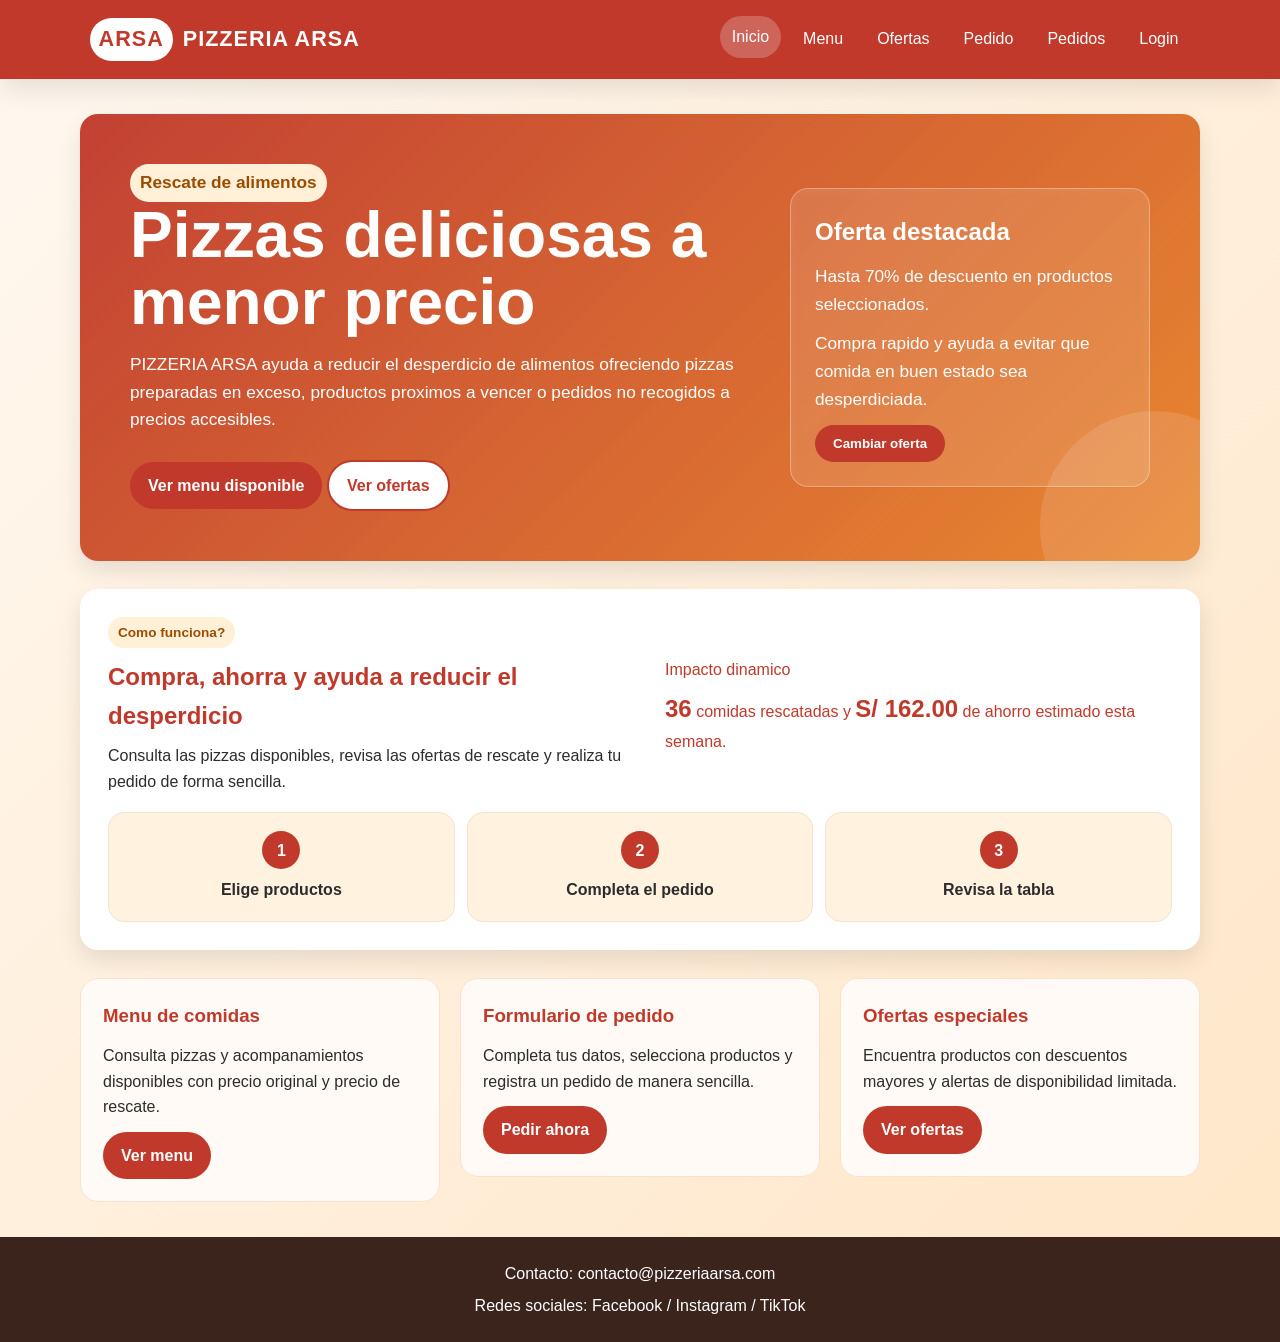
<file: index.html>
<!DOCTYPE html>
<html lang="es">
<head>
    <meta charset="UTF-8">
    <meta name="viewport" content="width=device-width, initial-scale=1.0">
    <title>PIZZERIA ARSA - Inicio</title>
    <link rel="stylesheet" href="styles.css">
</head>
<body>
    <div class="page-grid">
        <header class="header">
            <a class="logo" href="index.html"><span>ARSA</span> PIZZERIA ARSA</a>
            <nav class="nav">
                <a class="activo" href="index.html">Inicio</a>
                <a href="menu.html">Menu</a>
                <a href="ofertas.html">Ofertas</a>
                <a href="form_pedido.html">Pedido</a>
                <a href="pedidos.html">Pedidos</a>
                <a href="login.html">Login</a>
            </nav>
        </header>

        <main class="main">
            <section class="hero">
                <div>
                    <p class="etiqueta">Rescate de alimentos</p>
                    <p id="saludoUsuario" class="mensaje" hidden></p>
                    <h1>Pizzas deliciosas a menor precio</h1>
                    <p>PIZZERIA ARSA ayuda a reducir el desperdicio de alimentos ofreciendo pizzas preparadas en exceso, productos proximos a vencer o pedidos no recogidos a precios accesibles.</p>
                    <br>
                    <a class="boton" href="menu.html">Ver menu disponible</a>
                    <a class="boton boton-secundario" href="ofertas.html">Ver ofertas</a>
                </div>
                <div class="hero-card urgente">
                    <h2 id="ofertaDestacada">Oferta destacada</h2>
                    <p>Hasta 70% de descuento en productos seleccionados.</p>
                    <p>Compra rapido y ayuda a evitar que comida en buen estado sea desperdiciada.</p>
                    <button type="button" onclick="cambiarOfertaInicio()">Cambiar oferta</button>
                </div>
            </section>

            <section class="seccion seccion-resumen">
                <div>
                    <p class="etiqueta">Como funciona?</p>
                    <h2>Compra, ahorra y ayuda a reducir el desperdicio</h2>
                    <p>Consulta las pizzas disponibles, revisa las ofertas de rescate y realiza tu pedido de forma sencilla.</p>
                </div>
                <div class="mini-panel">
                    <span>Impacto dinamico</span>
                    <p id="impactoInicio">Calculando comidas rescatadas...</p>
                </div>
                <div class="pasos">
                    <article>
                        <strong>1</strong>
                        <span>Elige productos</span>
                    </article>
                    <article>
                        <strong>2</strong>
                        <span>Completa el pedido</span>
                    </article>
                    <article>
                        <strong>3</strong>
                        <span>Revisa la tabla</span>
                    </article>
                </div>
            </section>

            <section class="grid-tres">
                <article class="tarjeta">
                    <h3>Menu de comidas</h3>
                    <p>Consulta pizzas y acompanamientos disponibles con precio original y precio de rescate.</p>
                    <a class="boton" href="menu.html">Ver menu</a>
                </article>
                <article class="tarjeta">
                    <h3>Formulario de pedido</h3>
                    <p>Completa tus datos, selecciona productos y registra un pedido de manera sencilla.</p>
                    <a class="boton" href="form_pedido.html">Pedir ahora</a>
                </article>
                <article class="tarjeta">
                    <h3>Ofertas especiales</h3>
                    <p>Encuentra productos con descuentos mayores y alertas de disponibilidad limitada.</p>
                    <a class="boton" href="ofertas.html">Ver ofertas</a>
                </article>
            </section>
        </main>

        <footer class="footer">
            <p>Contacto: contacto@pizzeriaarsa.com</p>
            <p>Redes sociales: Facebook / Instagram / TikTok</p>
        </footer>
    </div>
    <script src="script.js"></script>
</body>
</html>
</file>
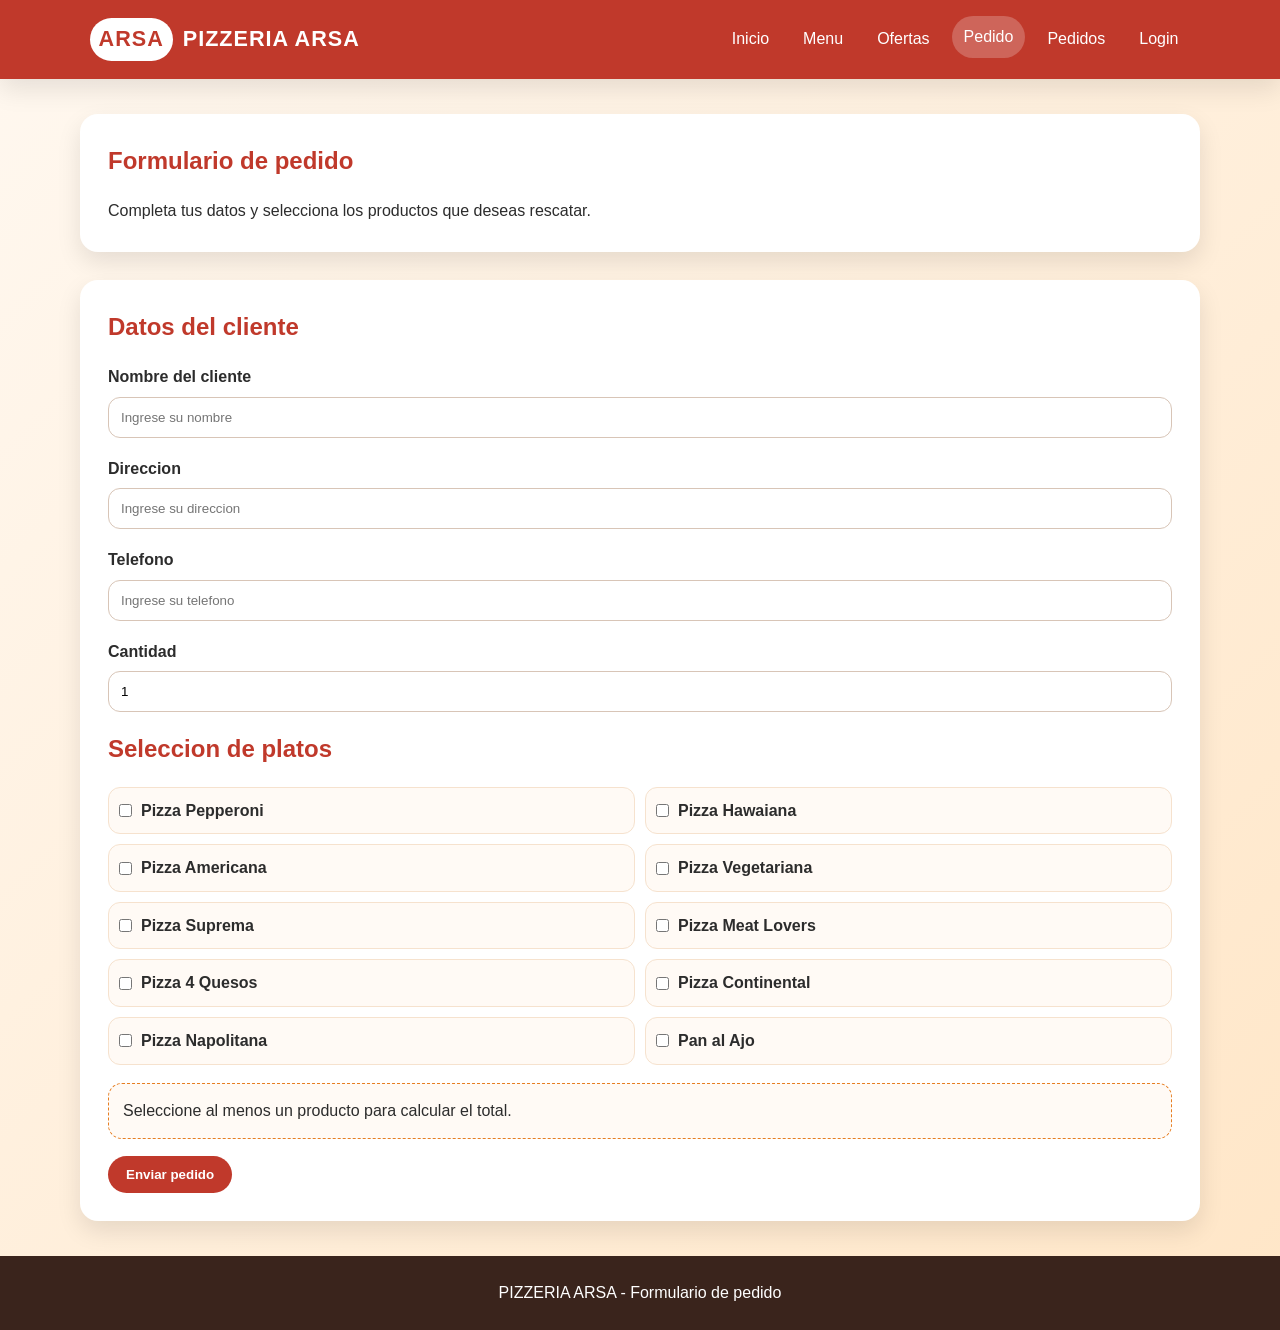
<file: form_pedido.html>
<!DOCTYPE html>
<html lang="es">
<head>
    <meta charset="UTF-8">
    <meta name="viewport" content="width=device-width, initial-scale=1.0">
    <title>PIZZERIA ARSA - Formulario de pedido</title>
    <link rel="stylesheet" href="styles.css">
</head>
<body>
    <div class="page-grid">
        <header class="header">
            <a class="logo" href="index.html"><span>ARSA</span> PIZZERIA ARSA</a>
            <nav class="nav">
                <a href="index.html">Inicio</a>
                <a href="menu.html">Menu</a>
                <a href="ofertas.html">Ofertas</a>
                <a class="activo" href="form_pedido.html">Pedido</a>
                <a href="pedidos.html">Pedidos</a>
                <a href="login.html">Login</a>
            </nav>
        </header>

        <main class="main">
            <section class="seccion">
                <h1>Formulario de pedido</h1>
                <p>Completa tus datos y selecciona los productos que deseas rescatar.</p>
            </section>

            <section>
                <form class="seccion formulario" action="pedidos.html" method="get" onsubmit="return enviarPedido(event)">
                    <h2>Datos del cliente</h2>
                    <div class="campo">
                        <label for="cliente">Nombre del cliente</label>
                        <input type="text" id="cliente" name="cliente" placeholder="Ingrese su nombre" required>
                    </div>
                    <div class="campo">
                        <label for="direccion">Direccion</label>
                        <input type="text" id="direccion" name="direccion" placeholder="Ingrese su direccion" required>
                    </div>
                    <div class="campo">
                        <label for="telefono">Telefono</label>
                        <input type="tel" id="telefono" name="telefono" placeholder="Ingrese su telefono" required>
                    </div>
                    <div class="campo">
                        <label for="cantidad">Cantidad</label>
                        <input type="number" id="cantidad" name="cantidad" min="1" value="1" onchange="actualizarResumenPedido()" required>
                    </div>

                    <h2>Seleccion de platos</h2>
                    <div class="check-grid">
                        <label class="check-item"><input type="checkbox" name="producto" value="Pizza Pepperoni" onchange="actualizarResumenPedido()"> Pizza Pepperoni</label>
                        <label class="check-item"><input type="checkbox" name="producto" value="Pizza Hawaiana" onchange="actualizarResumenPedido()"> Pizza Hawaiana</label>
                        <label class="check-item"><input type="checkbox" name="producto" value="Pizza Americana" onchange="actualizarResumenPedido()"> Pizza Americana</label>
                        <label class="check-item"><input type="checkbox" name="producto" value="Pizza Vegetariana" onchange="actualizarResumenPedido()"> Pizza Vegetariana</label>
                        <label class="check-item"><input type="checkbox" name="producto" value="Pizza Suprema" onchange="actualizarResumenPedido()"> Pizza Suprema</label>
                        <label class="check-item"><input type="checkbox" name="producto" value="Pizza Meat Lovers" onchange="actualizarResumenPedido()"> Pizza Meat Lovers</label>
                        <label class="check-item"><input type="checkbox" name="producto" value="Pizza 4 Quesos" onchange="actualizarResumenPedido()"> Pizza 4 Quesos</label>
                        <label class="check-item"><input type="checkbox" name="producto" value="Pizza Continental" onchange="actualizarResumenPedido()"> Pizza Continental</label>
                        <label class="check-item"><input type="checkbox" name="producto" value="Pizza Napolitana" onchange="actualizarResumenPedido()"> Pizza Napolitana</label>
                        <label class="check-item"><input type="checkbox" name="producto" value="Pan al Ajo" onchange="actualizarResumenPedido()"> Pan al Ajo</label>
                    </div>
                    <div id="resumenPedido" class="resumen-dinamico">Seleccione al menos un producto para calcular el total.</div>
                    <p id="pedidoMensaje" class="mensaje" hidden></p>
                    <button type="submit" onclick="actualizarResumenPedido()">Enviar pedido</button>
                </form>
            </section>
        </main>

        <footer class="footer"><p>PIZZERIA ARSA - Formulario de pedido</p></footer>
    </div>
    <script src="script.js"></script>
</body>
</html>
</file>
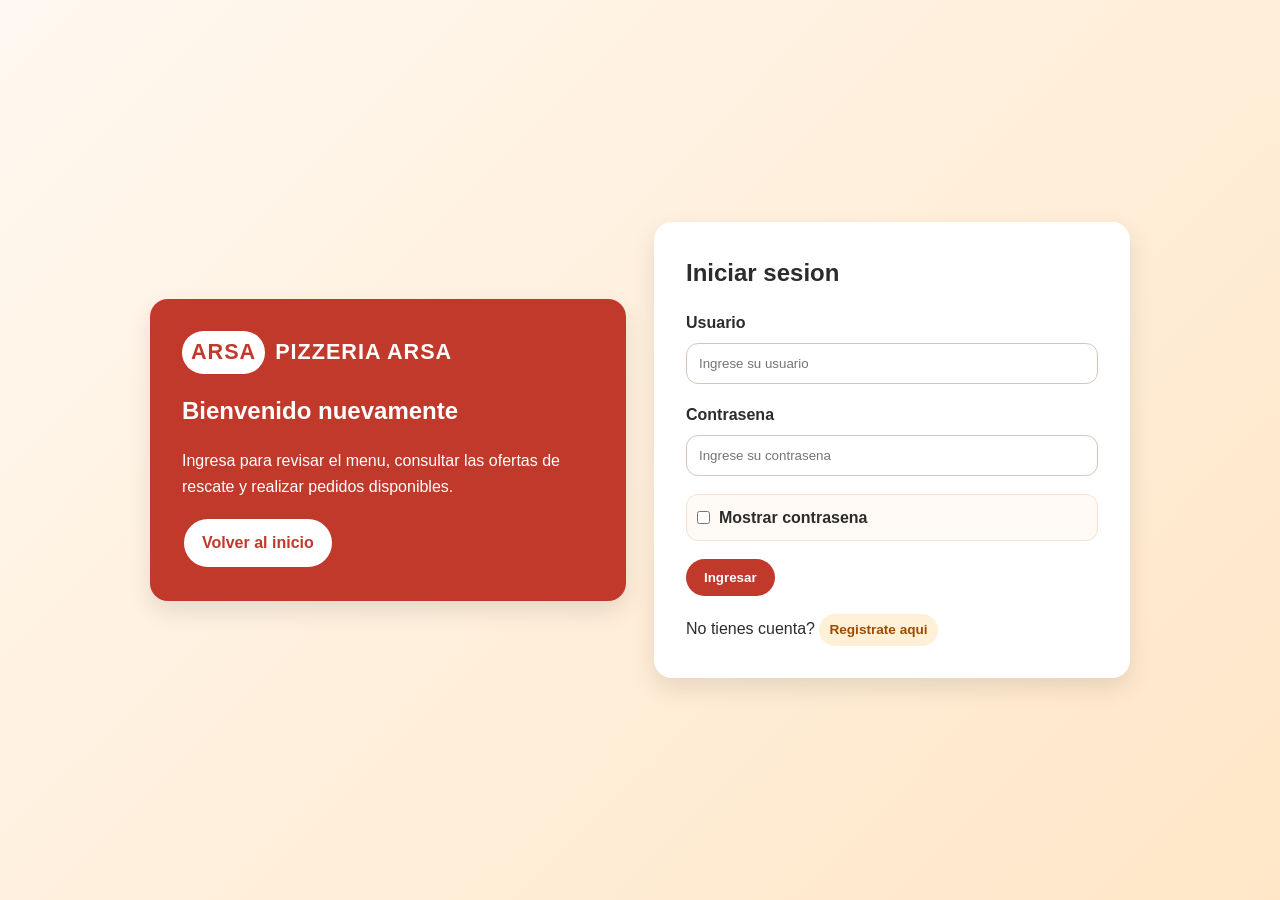
<file: login.html>
<!DOCTYPE html>
<html lang="es">
<head>
    <meta charset="UTF-8">
    <meta name="viewport" content="width=device-width, initial-scale=1.0">
    <title>PIZZERIA ARSA - Iniciar sesion</title>
    <link rel="stylesheet" href="styles.css">
</head>
<body>
    <main class="auth-layout">
        <section class="auth-info">
            <a class="logo" href="index.html"><span>ARSA</span> PIZZERIA ARSA</a>
            <h1>Bienvenido nuevamente</h1>
            <p>Ingresa para revisar el menu, consultar las ofertas de rescate y realizar pedidos disponibles.</p>
            <a class="boton boton-secundario" href="index.html">Volver al inicio</a>
        </section>

        <section class="auth-card">
            <h2>Iniciar sesion</h2>
            <form class="formulario" action="index.html" onsubmit="return validarLogin(event)">
                <div class="campo">
                    <label for="usuario">Usuario</label>
                    <input type="text" id="usuario" name="usuario" placeholder="Ingrese su usuario" required>
                </div>
                <div class="campo">
                    <label for="password">Contrasena</label>
                    <input type="password" id="password" name="password" placeholder="Ingrese su contrasena" required>
                </div>
                <label class="check-item">
                    <input type="checkbox" id="verPasswordLogin" onchange="mostrarOcultarPassword('password', 'verPasswordLogin')">
                    Mostrar contrasena
                </label>
                <p id="loginMensaje" class="mensaje" hidden></p>
                <button type="submit" onclick="marcarIntentoLogin()">Ingresar</button>
            </form>
            <p>No tienes cuenta? <a class="etiqueta" href="registrar.html">Registrate aqui</a></p>
        </section>
    </main>
    <script src="script.js"></script>
</body>
</html>
</file>
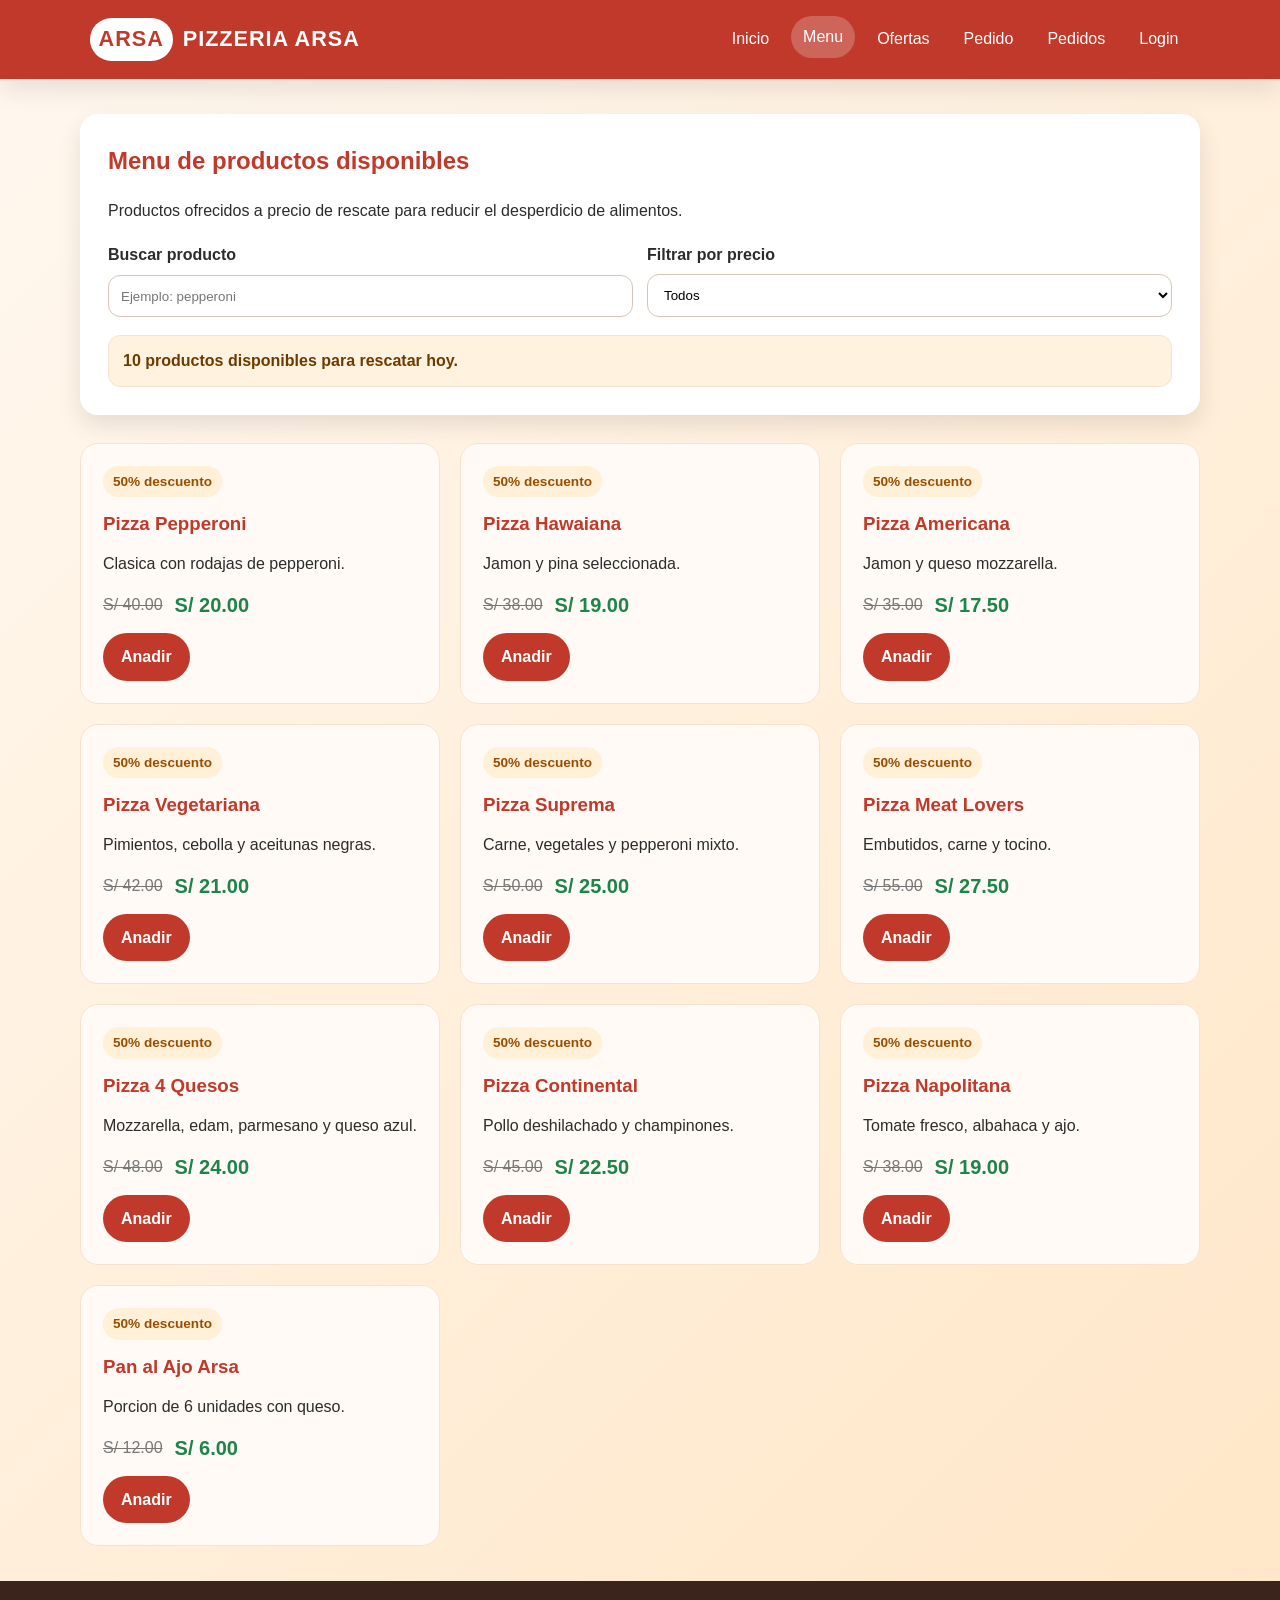
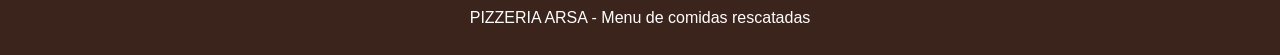
<file: menu.html>
<!DOCTYPE html>
<html lang="es">
<head>
    <meta charset="UTF-8">
    <meta name="viewport" content="width=device-width, initial-scale=1.0">
    <title>PIZZERIA ARSA - Menu</title>
    <link rel="stylesheet" href="styles.css">
</head>
<body>
    <div class="page-grid">
        <header class="header">
            <a class="logo" href="index.html"><span>ARSA</span> PIZZERIA ARSA</a>
            <nav class="nav">
                <a href="index.html">Inicio</a>
                <a class="activo" href="menu.html">Menu</a>
                <a href="ofertas.html">Ofertas</a>
                <a href="form_pedido.html">Pedido</a>
                <a href="pedidos.html">Pedidos</a>
                <a href="login.html">Login</a>
            </nav>
        </header>

        <main class="main">
            <section class="seccion">
                <h1>Menu de productos disponibles</h1>
                <p>Productos ofrecidos a precio de rescate para reducir el desperdicio de alimentos.</p>
                <div class="controles">
                    <div class="campo">
                        <label for="buscarMenu">Buscar producto</label>
                        <input type="text" id="buscarMenu" placeholder="Ejemplo: pepperoni" oninput="filtrarMenu()" onkeyup="filtrarMenu()">
                    </div>
                    <div class="campo">
                        <label for="filtroMenu">Filtrar por precio</label>
                        <select id="filtroMenu" onchange="filtrarMenu()">
                            <option value="todos">Todos</option>
                            <option value="menor20">Menos de S/ 20.00</option>
                            <option value="mayor20">S/ 20.00 o mas</option>
                        </select>
                    </div>
                </div>
                <p id="menuMensaje" class="mensaje" hidden></p>
            </section>

            <section class="grid-tres">
                <article class="tarjeta menu-card" data-nombre="Pizza Pepperoni" data-precio="20">
                    <span class="etiqueta">50% descuento</span>
                    <h3>Pizza Pepperoni</h3>
                    <p>Clasica con rodajas de pepperoni.</p>
                    <div class="precio"><span class="precio-original">S/ 40.00</span><span class="precio-descuento">S/ 20.00</span></div>
                    <a class="boton" href="form_pedido.html?producto=Pizza%20Pepperoni" onclick="seleccionarProducto('Pizza Pepperoni')">Anadir</a>
                </article>
                <article class="tarjeta menu-card" data-nombre="Pizza Hawaiana" data-precio="19">
                    <span class="etiqueta">50% descuento</span>
                    <h3>Pizza Hawaiana</h3>
                    <p>Jamon y pina seleccionada.</p>
                    <div class="precio"><span class="precio-original">S/ 38.00</span><span class="precio-descuento">S/ 19.00</span></div>
                    <a class="boton" href="form_pedido.html?producto=Pizza%20Hawaiana" onclick="seleccionarProducto('Pizza Hawaiana')">Anadir</a>
                </article>
                <article class="tarjeta menu-card" data-nombre="Pizza Americana" data-precio="17.5">
                    <span class="etiqueta">50% descuento</span>
                    <h3>Pizza Americana</h3>
                    <p>Jamon y queso mozzarella.</p>
                    <div class="precio"><span class="precio-original">S/ 35.00</span><span class="precio-descuento">S/ 17.50</span></div>
                    <a class="boton" href="form_pedido.html?producto=Pizza%20Americana" onclick="seleccionarProducto('Pizza Americana')">Anadir</a>
                </article>
                <article class="tarjeta menu-card" data-nombre="Pizza Vegetariana" data-precio="21">
                    <span class="etiqueta">50% descuento</span>
                    <h3>Pizza Vegetariana</h3>
                    <p>Pimientos, cebolla y aceitunas negras.</p>
                    <div class="precio"><span class="precio-original">S/ 42.00</span><span class="precio-descuento">S/ 21.00</span></div>
                    <a class="boton" href="form_pedido.html?producto=Pizza%20Vegetariana" onclick="seleccionarProducto('Pizza Vegetariana')">Anadir</a>
                </article>
                <article class="tarjeta menu-card" data-nombre="Pizza Suprema" data-precio="25">
                    <span class="etiqueta">50% descuento</span>
                    <h3>Pizza Suprema</h3>
                    <p>Carne, vegetales y pepperoni mixto.</p>
                    <div class="precio"><span class="precio-original">S/ 50.00</span><span class="precio-descuento">S/ 25.00</span></div>
                    <a class="boton" href="form_pedido.html?producto=Pizza%20Suprema" onclick="seleccionarProducto('Pizza Suprema')">Anadir</a>
                </article>
                <article class="tarjeta menu-card" data-nombre="Pizza Meat Lovers" data-precio="27.5">
                    <span class="etiqueta">50% descuento</span>
                    <h3>Pizza Meat Lovers</h3>
                    <p>Embutidos, carne y tocino.</p>
                    <div class="precio"><span class="precio-original">S/ 55.00</span><span class="precio-descuento">S/ 27.50</span></div>
                    <a class="boton" href="form_pedido.html?producto=Pizza%20Meat%20Lovers" onclick="seleccionarProducto('Pizza Meat Lovers')">Anadir</a>
                </article>
                <article class="tarjeta menu-card" data-nombre="Pizza 4 Quesos" data-precio="24">
                    <span class="etiqueta">50% descuento</span>
                    <h3>Pizza 4 Quesos</h3>
                    <p>Mozzarella, edam, parmesano y queso azul.</p>
                    <div class="precio"><span class="precio-original">S/ 48.00</span><span class="precio-descuento">S/ 24.00</span></div>
                    <a class="boton" href="form_pedido.html?producto=Pizza%204%20Quesos" onclick="seleccionarProducto('Pizza 4 Quesos')">Anadir</a>
                </article>
                <article class="tarjeta menu-card" data-nombre="Pizza Continental" data-precio="22.5">
                    <span class="etiqueta">50% descuento</span>
                    <h3>Pizza Continental</h3>
                    <p>Pollo deshilachado y champinones.</p>
                    <div class="precio"><span class="precio-original">S/ 45.00</span><span class="precio-descuento">S/ 22.50</span></div>
                    <a class="boton" href="form_pedido.html?producto=Pizza%20Continental" onclick="seleccionarProducto('Pizza Continental')">Anadir</a>
                </article>
                <article class="tarjeta menu-card" data-nombre="Pizza Napolitana" data-precio="19">
                    <span class="etiqueta">50% descuento</span>
                    <h3>Pizza Napolitana</h3>
                    <p>Tomate fresco, albahaca y ajo.</p>
                    <div class="precio"><span class="precio-original">S/ 38.00</span><span class="precio-descuento">S/ 19.00</span></div>
                    <a class="boton" href="form_pedido.html?producto=Pizza%20Napolitana" onclick="seleccionarProducto('Pizza Napolitana')">Anadir</a>
                </article>
                <article class="tarjeta menu-card" data-nombre="Pan al Ajo" data-precio="6">
                    <span class="etiqueta">50% descuento</span>
                    <h3>Pan al Ajo Arsa</h3>
                    <p>Porcion de 6 unidades con queso.</p>
                    <div class="precio"><span class="precio-original">S/ 12.00</span><span class="precio-descuento">S/ 6.00</span></div>
                    <a class="boton" href="form_pedido.html?producto=Pan%20al%20Ajo" onclick="seleccionarProducto('Pan al Ajo')">Anadir</a>
                </article>
            </section>
        </main>

        <footer class="footer"><p>PIZZERIA ARSA - Menu de comidas rescatadas</p></footer>
    </div>
    <script src="script.js"></script>
</body>
</html>
</file>
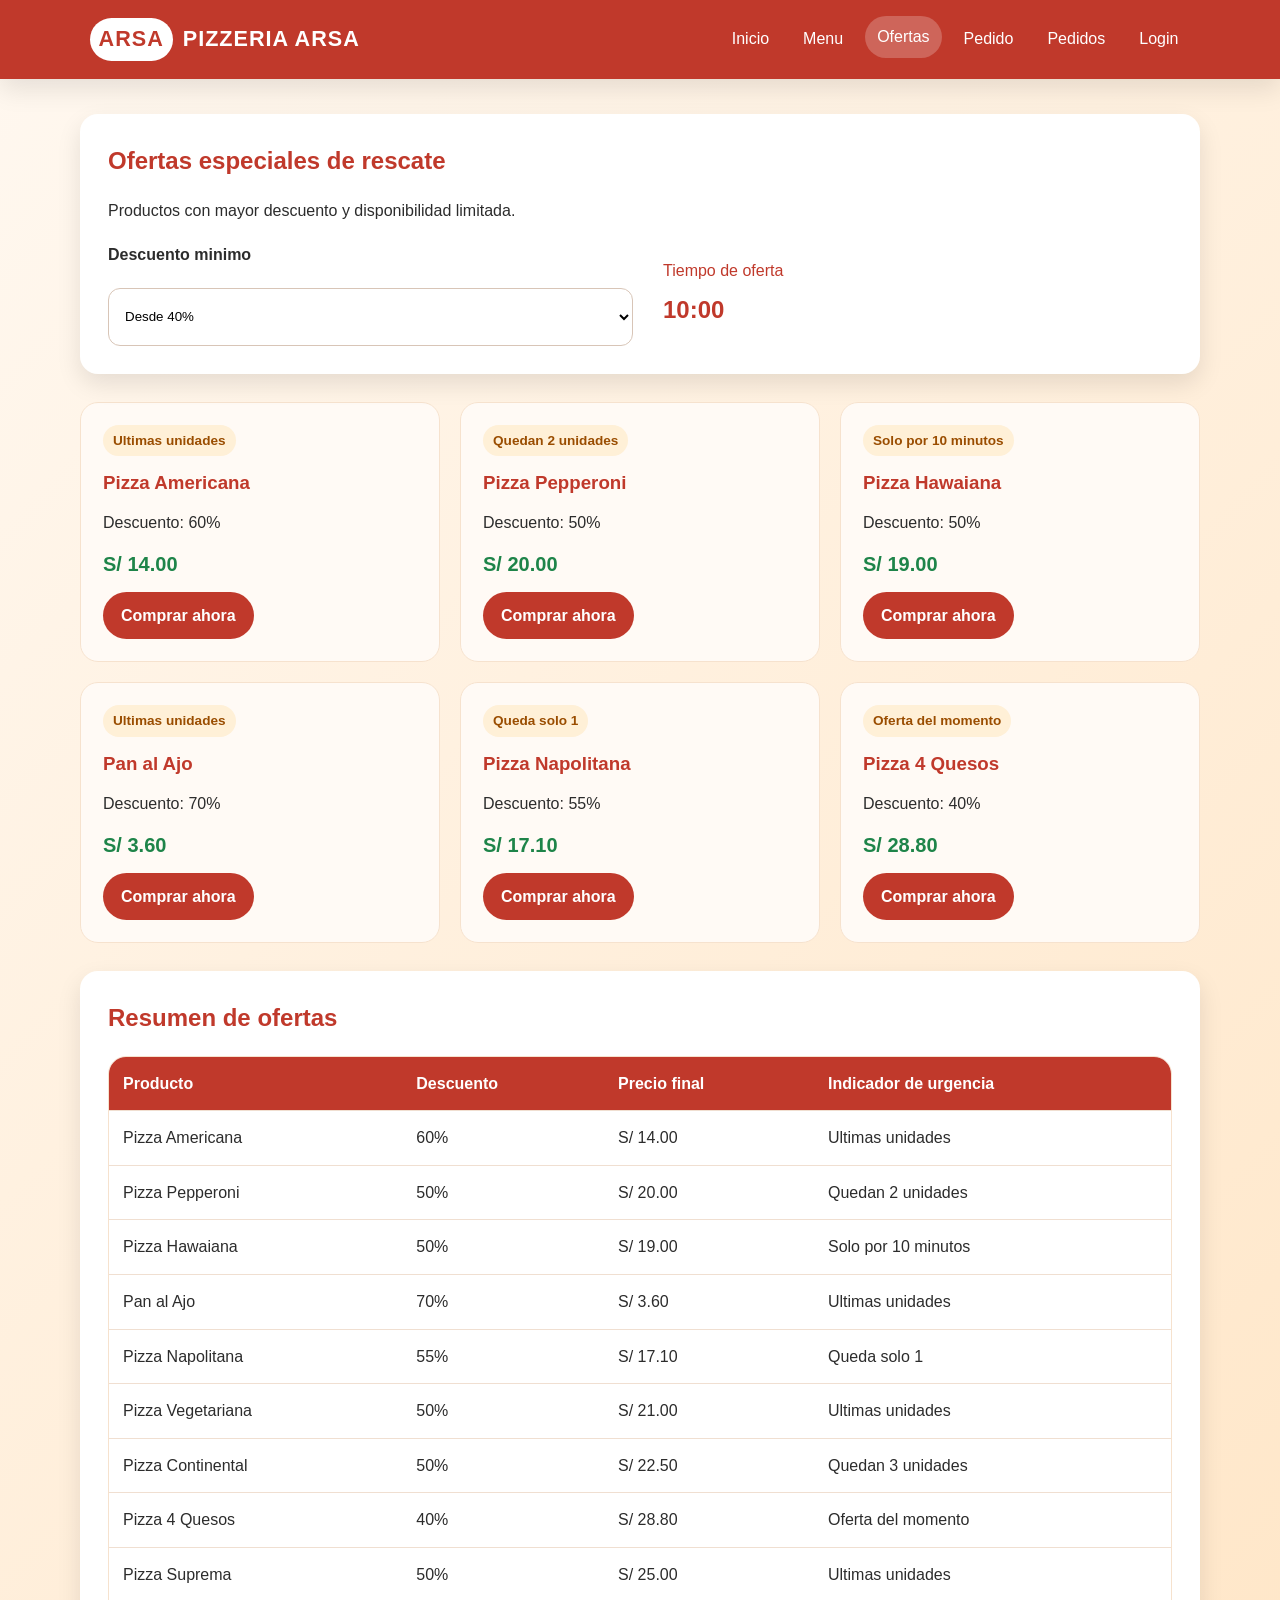
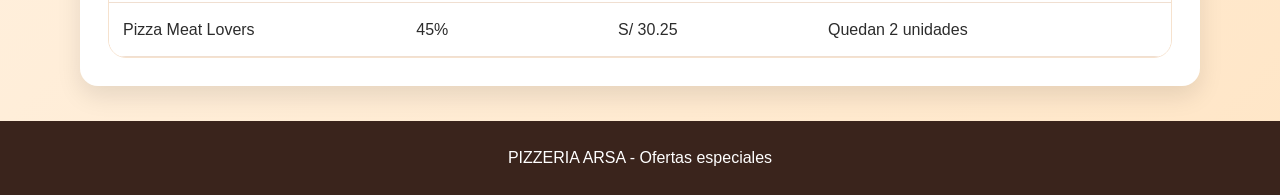
<file: ofertas.html>
<!DOCTYPE html>
<html lang="es">
<head>
    <meta charset="UTF-8">
    <meta name="viewport" content="width=device-width, initial-scale=1.0">
    <title>PIZZERIA ARSA - Ofertas</title>
    <link rel="stylesheet" href="styles.css">
</head>
<body>
    <div class="page-grid">
        <header class="header">
            <a class="logo" href="index.html"><span>ARSA</span> PIZZERIA ARSA</a>
            <nav class="nav">
                <a href="index.html">Inicio</a>
                <a href="menu.html">Menu</a>
                <a class="activo" href="ofertas.html">Ofertas</a>
                <a href="form_pedido.html">Pedido</a>
                <a href="pedidos.html">Pedidos</a>
                <a href="login.html">Login</a>
            </nav>
        </header>

        <main class="main">
            <section class="seccion">
                <h1>Ofertas especiales de rescate</h1>
                <p>Productos con mayor descuento y disponibilidad limitada.</p>
                <div class="controles">
                    <div class="campo">
                        <label for="filtroOfertas">Descuento minimo</label>
                        <select id="filtroOfertas" onchange="filtrarOfertas()">
                            <option value="40">Desde 40%</option>
                            <option value="50">Desde 50%</option>
                            <option value="60">Desde 60%</option>
                        </select>
                    </div>
                    <div class="mini-panel">
                        <span>Tiempo de oferta</span>
                        <strong id="contadorOferta">10:00</strong>
                    </div>
                </div>
                <p id="ofertasMensaje" class="mensaje" hidden></p>
            </section>

            <section class="grid-tres">
                <article class="tarjeta urgente oferta-card" data-descuento="60">
                    <span class="etiqueta">Ultimas unidades</span>
                    <h3>Pizza Americana</h3>
                    <p>Descuento: 60%</p>
                    <p class="precio-descuento">S/ 14.00</p>
                    <a class="boton" href="form_pedido.html?producto=Pizza%20Americana" onclick="comprarOferta('Pizza Americana')">Comprar ahora</a>
                </article>
                <article class="tarjeta oferta-card" data-descuento="50">
                    <span class="etiqueta">Quedan 2 unidades</span>
                    <h3>Pizza Pepperoni</h3>
                    <p>Descuento: 50%</p>
                    <p class="precio-descuento">S/ 20.00</p>
                    <a class="boton" href="form_pedido.html?producto=Pizza%20Pepperoni" onclick="comprarOferta('Pizza Pepperoni')">Comprar ahora</a>
                </article>
                <article class="tarjeta oferta-card" data-descuento="50">
                    <span class="etiqueta">Solo por 10 minutos</span>
                    <h3>Pizza Hawaiana</h3>
                    <p>Descuento: 50%</p>
                    <p class="precio-descuento">S/ 19.00</p>
                    <a class="boton" href="form_pedido.html?producto=Pizza%20Hawaiana" onclick="comprarOferta('Pizza Hawaiana')">Comprar ahora</a>
                </article>
                <article class="tarjeta urgente oferta-card" data-descuento="70">
                    <span class="etiqueta">Ultimas unidades</span>
                    <h3>Pan al Ajo</h3>
                    <p>Descuento: 70%</p>
                    <p class="precio-descuento">S/ 3.60</p>
                    <a class="boton" href="form_pedido.html?producto=Pan%20al%20Ajo" onclick="comprarOferta('Pan al Ajo')">Comprar ahora</a>
                </article>
                <article class="tarjeta oferta-card" data-descuento="55">
                    <span class="etiqueta">Queda solo 1</span>
                    <h3>Pizza Napolitana</h3>
                    <p>Descuento: 55%</p>
                    <p class="precio-descuento">S/ 17.10</p>
                    <a class="boton" href="form_pedido.html?producto=Pizza%20Napolitana" onclick="comprarOferta('Pizza Napolitana')">Comprar ahora</a>
                </article>
                <article class="tarjeta oferta-card" data-descuento="40">
                    <span class="etiqueta">Oferta del momento</span>
                    <h3>Pizza 4 Quesos</h3>
                    <p>Descuento: 40%</p>
                    <p class="precio-descuento">S/ 28.80</p>
                    <a class="boton" href="form_pedido.html?producto=Pizza%204%20Quesos" onclick="comprarOferta('Pizza 4 Quesos')">Comprar ahora</a>
                </article>
            </section>

            <section class="seccion">
                <h2>Resumen de ofertas</h2>
                <div class="table-wrap">
                    <table>
                        <thead>
                            <tr>
                                <th>Producto</th>
                                <th>Descuento</th>
                                <th>Precio final</th>
                                <th>Indicador de urgencia</th>
                            </tr>
                        </thead>
                        <tbody id="tablaOfertasBody"></tbody>
                    </table>
                </div>
            </section>
        </main>

        <footer class="footer"><p>PIZZERIA ARSA - Ofertas especiales</p></footer>
    </div>
    <script src="script.js"></script>
</body>
</html>
</file>
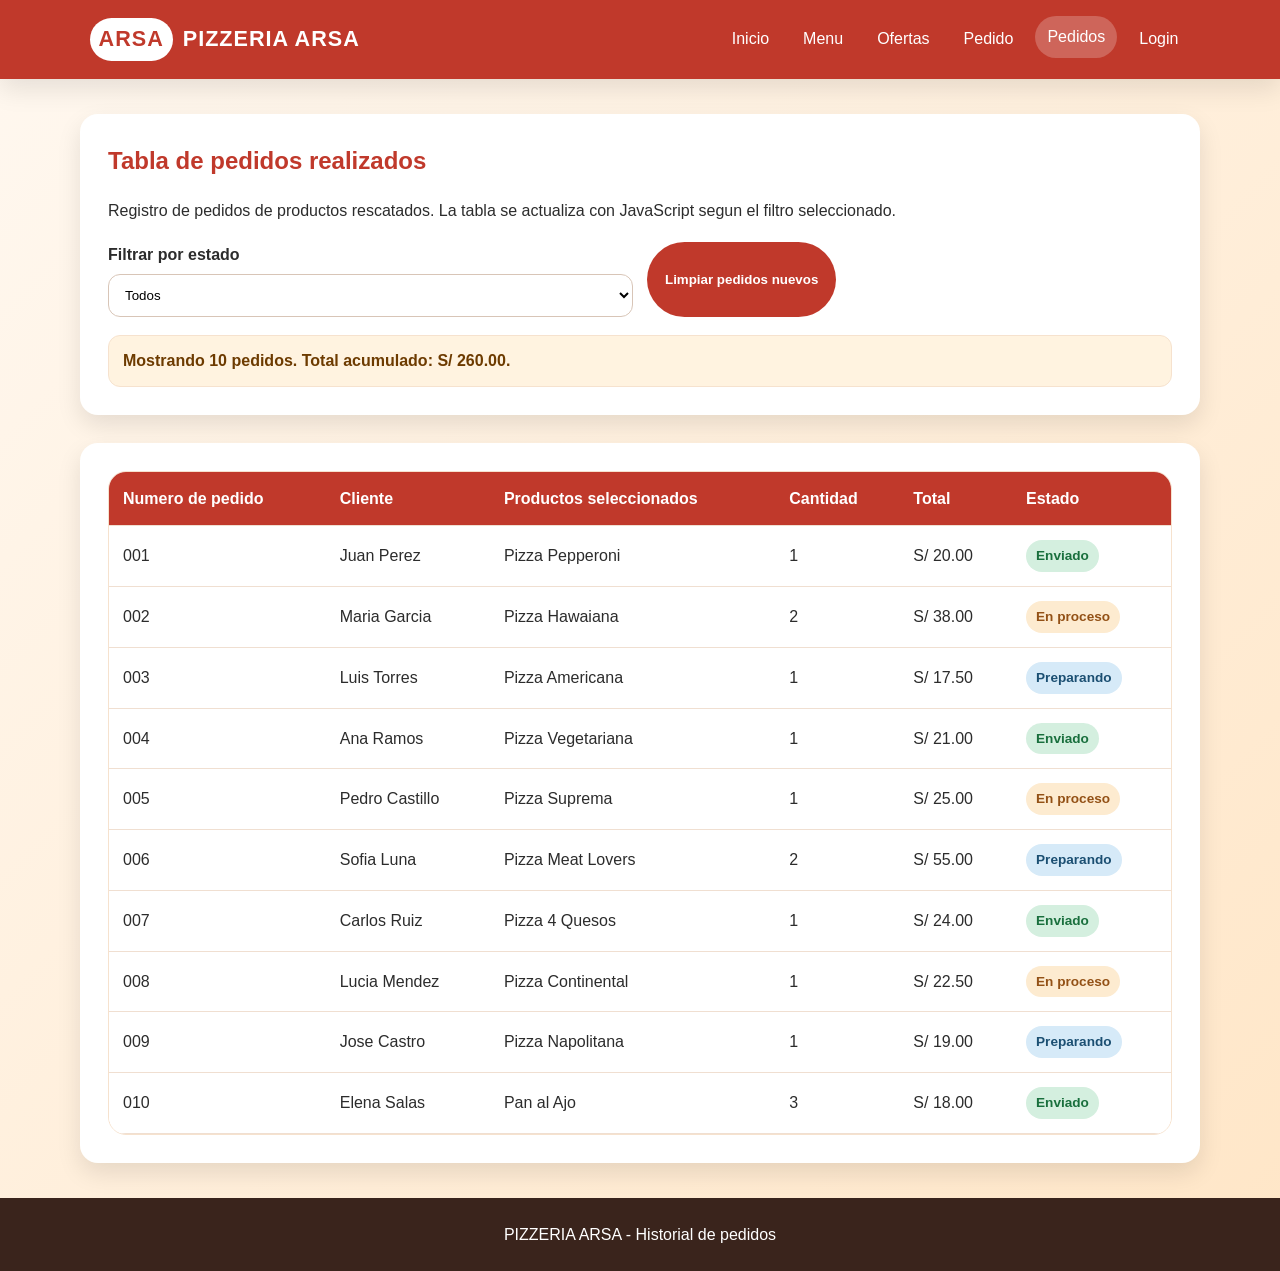
<file: pedidos.html>
<!DOCTYPE html>
<html lang="es">
<head>
    <meta charset="UTF-8">
    <meta name="viewport" content="width=device-width, initial-scale=1.0">
    <title>PIZZERIA ARSA - Pedidos</title>
    <link rel="stylesheet" href="styles.css">
</head>
<body>
    <div class="page-grid">
        <header class="header">
            <a class="logo" href="index.html"><span>ARSA</span> PIZZERIA ARSA</a>
            <nav class="nav">
                <a href="index.html">Inicio</a>
                <a href="menu.html">Menu</a>
                <a href="ofertas.html">Ofertas</a>
                <a href="form_pedido.html">Pedido</a>
                <a class="activo" href="pedidos.html">Pedidos</a>
                <a href="login.html">Login</a>
            </nav>
        </header>

        <main class="main">
            <section class="seccion">
                <h1>Tabla de pedidos realizados</h1>
                <p>Registro de pedidos de productos rescatados. La tabla se actualiza con JavaScript segun el filtro seleccionado.</p>
                <div class="controles">
                    <div class="campo">
                        <label for="filtroPedidos">Filtrar por estado</label>
                        <select id="filtroPedidos" onchange="pintarPedidos()">
                            <option value="todos">Todos</option>
                            <option value="En proceso">En proceso</option>
                            <option value="Preparando">Preparando</option>
                            <option value="Enviado">Enviado</option>
                        </select>
                    </div>
                    <button type="button" onclick="limpiarPedidosNuevos()">Limpiar pedidos nuevos</button>
                </div>
                <p id="pedidosMensaje" class="mensaje" hidden></p>
            </section>

            <section class="seccion">
                <div class="table-wrap">
                    <table>
                        <thead>
                            <tr>
                                <th>Numero de pedido</th>
                                <th>Cliente</th>
                                <th>Productos seleccionados</th>
                                <th>Cantidad</th>
                                <th>Total</th>
                                <th>Estado</th>
                            </tr>
                        </thead>
                        <tbody id="pedidosBody">
                            <tr>
                                <td colspan="6">Cargando pedidos...</td>
                            </tr>
                        </tbody>
                    </table>
                </div>
            </section>
        </main>

        <footer class="footer"><p>PIZZERIA ARSA - Historial de pedidos</p></footer>
    </div>
    <script src="script.js"></script>
</body>
</html>
</file>
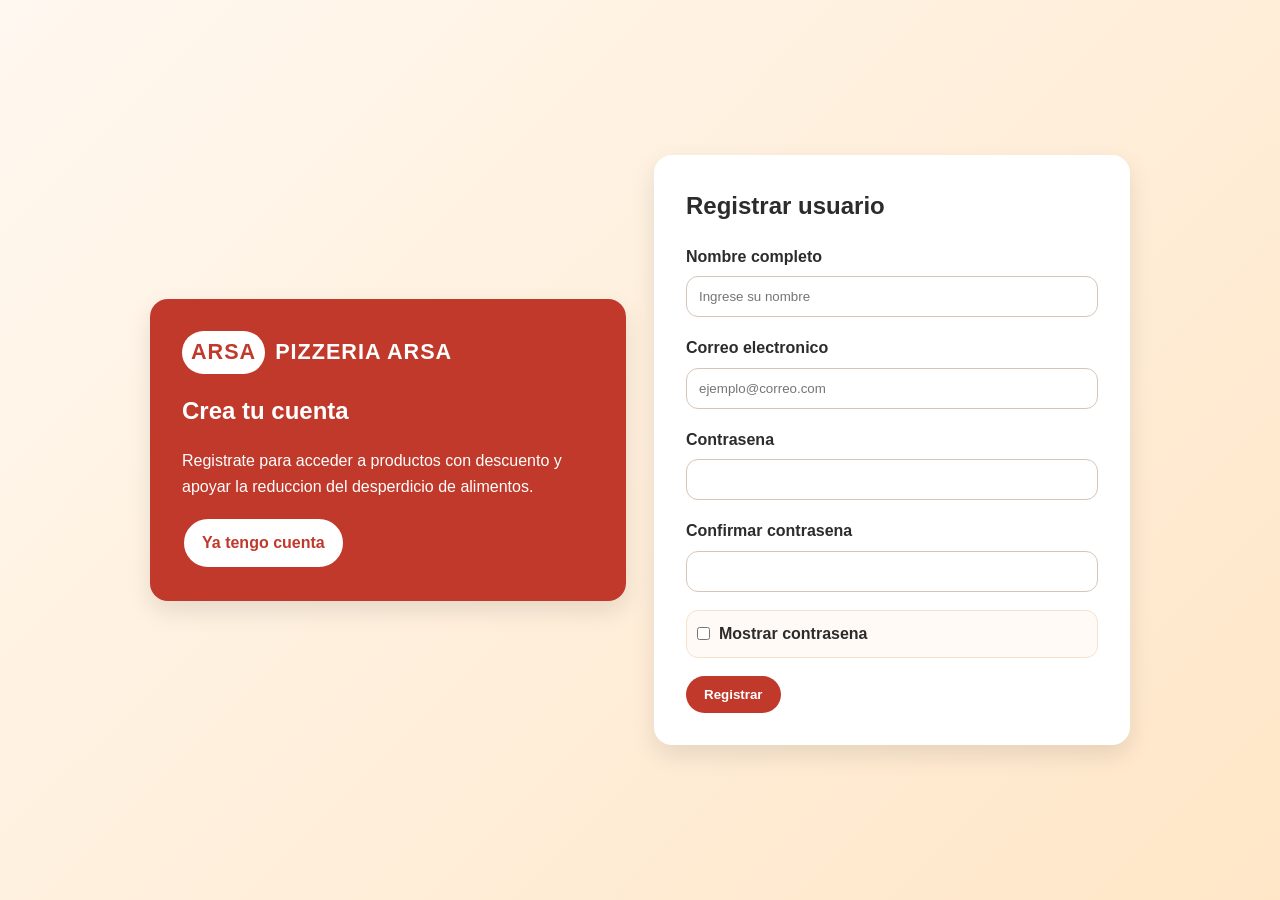
<file: registrar.html>
<!DOCTYPE html>
<html lang="es">
<head>
    <meta charset="UTF-8">
    <meta name="viewport" content="width=device-width, initial-scale=1.0">
    <title>PIZZERIA ARSA - Registro</title>
    <link rel="stylesheet" href="styles.css">
</head>
<body>
    <main class="auth-layout">
        <section class="auth-info">
            <a class="logo" href="index.html"><span>ARSA</span> PIZZERIA ARSA</a>
            <h1>Crea tu cuenta</h1>
            <p>Registrate para acceder a productos con descuento y apoyar la reduccion del desperdicio de alimentos.</p>
            <a class="boton boton-secundario" href="login.html">Ya tengo cuenta</a>
        </section>

        <section class="auth-card">
            <h2>Registrar usuario</h2>
            <form class="formulario" action="login.html" onsubmit="return validarRegistro(event)">
                <div class="campo">
                    <label for="nombre">Nombre completo</label>
                    <input type="text" id="nombre" name="nombre" placeholder="Ingrese su nombre" required>
                </div>
                <div class="campo">
                    <label for="correo">Correo electronico</label>
                    <input type="email" id="correo" name="correo" placeholder="ejemplo@correo.com" required>
                </div>
                <div class="campo">
                    <label for="pass">Contrasena</label>
                    <input type="password" id="pass" name="pass" onchange="evaluarSeguridadRegistro()" required>
                </div>
                <div class="campo">
                    <label for="pass_confirm">Confirmar contrasena</label>
                    <input type="password" id="pass_confirm" name="pass_confirm" required>
                </div>
                <label class="check-item">
                    <input type="checkbox" id="verPasswordRegistro" onchange="mostrarOcultarPassword('pass', 'verPasswordRegistro')">
                    Mostrar contrasena
                </label>
                <p id="registroMensaje" class="mensaje" hidden></p>
                <button type="submit" onclick="evaluarSeguridadRegistro()">Registrar</button>
            </form>
        </section>
    </main>
    <script src="script.js"></script>
</body>
</html>
</file>
<file: styles.css>
:root {
    --color-principal: #c0392b;
    --color-secundario: #e67e22;
    --color-fondo: #fff8f0;
    --color-tarjeta: #ffffff;
    --color-texto: #2c2c2c;
    --color-suave: #f6e2ce;
    --color-exito: #1e8449;
    --sombra: 0 10px 25px rgba(0, 0, 0, 0.10);
    --radio: 18px;
}

* {
    box-sizing: border-box;
    margin: 0; 
    padding: 0;
}

html {
    scroll-behavior: smooth;
}

body {
    font-family: Arial, Helvetica, sans-serif;
    background: linear-gradient(135deg, #fff8f0 0%, #ffe6c7 100%);
    color: var(--color-texto);
    min-height: 100vh;
    line-height: 1.6;
    animation: fondoSuave 8s ease-in-out infinite alternate;
}

img, input, select, textarea, button {
    max-width: 100%;
    font-family: inherit;
}

a {
    color: inherit;
    text-decoration: none;
}

.page-grid {
    min-height: 100vh;
    display: grid;
    grid-template-rows: auto 1fr auto;
}

.header {
    background: var(--color-principal);
    color: white;
    padding: 18px 7%;
    display: grid;
    grid-template-columns: 1fr auto;
    gap: 20px;
    align-items: center;
    box-shadow: var(--sombra);
    position: sticky;
    top: 0;
    z-index: 10;
    animation: bajarHeader 0.7s ease both;
    transition: background-color 0.3s ease, box-shadow 0.3s ease;
}

.logo {
    display: flex;
    align-items: center;
    gap: 10px;
    font-size: 1.35rem;
    font-weight: 800;
    letter-spacing: 1px;
    transition: transform 0.3s ease;
}

.logo:hover {
    transform: scale(1.04) rotate(-1deg);
}

.logo span {
    background: white;
    color: var(--color-principal);
    padding: 4px 9px;
    border-radius: 999px;
}

.nav {
    display: flex;
    justify-content: flex-end;
    align-items: center;
    gap: 10px;
    flex-wrap: wrap;
}

.nav a {
    padding: 8px 12px;
    border-radius: 999px;
    transition: background-color 0.3s ease, transform 0.3s ease;
}

.nav a:hover, .nav a.activo {
    background: rgba(255, 255, 255, 0.22);
    transform: translateY(-2px);
}

.main {
    width: min(1120px, 92%);
    margin: 35px auto;
    display: grid;
    gap: 28px;
    animation: aparecer 0.8s ease both;
}

.hero {
    background: linear-gradient(135deg, rgba(192, 57, 43, 0.96), rgba(230, 126, 34, 0.92));
    color: white;
    border-radius: var(--radio);
    padding: 50px;
    display: grid;
    grid-template-columns: 1.4fr 0.8fr;
    gap: 30px;
    align-items: center;
    box-shadow: var(--sombra);
    overflow: hidden;
    position: relative;
    animation: aparecerEscala 0.9s ease both;
    transition: transform 0.4s ease, box-shadow 0.4s ease;
}

.hero:hover {
    transform: translateY(-4px);
    box-shadow: 0 16px 34px rgba(0, 0, 0, 0.16);
}

.hero::after {
    content: "";
    position: absolute;
    width: 230px;
    height: 230px;
    border-radius: 50%;
    background: rgba(255, 255, 255, 0.12);
    right: -70px;
    bottom: -80px;
}

.hero h1 {
    font-size: clamp(2rem, 5vw, 4rem);
    line-height: 1.05;
    margin-bottom: 15px;
}

.hero p {
    font-size: 1.08rem;
    max-width: 680px;
}

.hero-card {
    background: rgba(255, 255, 255, 0.17);
    border: 1px solid rgba(255, 255, 255, 0.30);
    border-radius: var(--radio);
    padding: 24px;
    display: grid;
    gap: 12px;
    backdrop-filter: blur(4px);
    transition: transform 0.35s ease, background-color 0.35s ease;
}

.hero-card:hover {
    transform: rotate(1deg) scale(1.02);
    background: rgba(255, 255, 255, 0.24);
}

.seccion {
    background: var(--color-tarjeta);
    border-radius: var(--radio);
    padding: 28px;
    box-shadow: var(--sombra);
    display: grid;
    gap: 18px;
    align-content: start;
    animation: subirSeccion 0.8s ease both;
    transition: transform 0.35s ease, box-shadow 0.35s ease, border-color 0.35s ease;
}

.seccion:hover {
    transform: translateY(-5px);
    box-shadow: 0 14px 32px rgba(0, 0, 0, 0.14);
}

.seccion h2, .seccion h1 {
    color: var(--color-principal);
}

.grid-dos {
    display: grid;
    grid-template-columns: repeat(2, 1fr);
    gap: 20px;
    align-items: start;
}

.grid-tres {
    display: grid;
    grid-template-columns: repeat(3, 1fr);
    gap: 20px;
    align-items: start;
}

.grid-dos > *, .grid-tres > * {
    animation: aparecerEscala 0.75s ease both;
}

.tarjeta {
    background: #fffaf5;
    border: 1px solid var(--color-suave);
    border-radius: var(--radio);
    padding: 22px;
    display: grid;
    gap: 12px;
    transition: transform 0.3s ease, box-shadow 0.3s ease;
    animation: subirSeccion 0.8s ease both;
}

.tarjeta:hover {
    transform: translateY(-8px) scale(1.02);
    box-shadow: var(--sombra);
}

.tarjeta h3 {
    color: var(--color-principal);
}

.precio {
    display: flex;
    align-items: center;
    gap: 12px;
    flex-wrap: wrap;
}

.precio-original {
    text-decoration: line-through;
    color: #777;
}

.precio-descuento {
    color: var(--color-exito);
    font-size: 1.25rem;
    font-weight: 800;
}

.etiqueta {
    display: inline-block;
    width: fit-content;
    background: #fff0d7;
    color: #9a4d00;
    padding: 5px 10px;
    border-radius: 999px;
    font-size: 0.85rem;
    font-weight: 700;
    transition: transform 0.3s ease, background-color 0.3s ease;
}

.etiqueta:hover {
    transform: scale(1.05);
    background: #ffe3ad;
}

.boton, button {
    display: inline-flex;
    justify-content: center;
    align-items: center;
    width: fit-content;
    border: none;
    background: var(--color-principal);
    color: white;
    padding: 11px 18px;
    border-radius: 999px;
    cursor: pointer;
    font-weight: 700;
    transition: transform 0.3s ease, background-color 0.3s ease, box-shadow 0.3s ease;
}

.boton:hover, button:hover {
    background: var(--color-secundario);
    transform: scale(1.05);
    box-shadow: 0 8px 16px rgba(0, 0, 0, 0.15);
}

.lista-simple {
    display: grid;
    gap: 10px;
    padding-left: 20px;
}

.lista-simple li {
    padding-left: 4px;
}

.boton-secundario {
    background: white;
    color: var(--color-principal);
    border: 2px solid var(--color-principal);
}

.boton-secundario:hover {
    color: white;
}

.formulario {
    display: grid;
    gap: 18px;
}

.controles {
    display: grid;
    grid-template-columns: repeat(2, minmax(180px, 1fr));
    gap: 14px;
    animation: aparecer 0.7s ease both;
}

.mensaje {
    border-radius: 12px;
    padding: 12px 14px;
    background: #fff3e0;
    border: 1px solid var(--color-suave);
    color: #6d3b00;
    font-weight: 700;
    animation: aparecerEscala 0.35s ease both;
    transition: transform 0.3s ease, background-color 0.3s ease;
}

.mensaje:hover {
    transform: translateX(4px);
}

.mensaje.exito {
    background: #d4efdf;
    border-color: #a9dfbf;
    color: #196f3d;
}

.mensaje.error {
    background: #fadbd8;
    border-color: #f5b7b1;
    color: #922b21;
}

.resumen-dinamico {
    background: #fffaf5;
    border: 1px dashed var(--color-secundario);
    border-radius: 14px;
    padding: 14px;
    animation: aparecerEscala 0.5s ease both;
    transition: transform 0.3s ease, border-color 0.3s ease;
}

.resumen-dinamico:hover {
    transform: scale(1.01);
    border-color: var(--color-principal);
}

.mini-panel {
    background: white;
    color: var(--color-principal);
    border-radius: 14px;
    padding: 16px;
    display: grid;
    gap: 8px;
    animation: subirSeccion 0.8s ease both;
    transition: transform 0.3s ease, box-shadow 0.3s ease;
}

.mini-panel:hover {
    transform: translateY(-4px);
    box-shadow: var(--sombra);
}

.mini-panel strong {
    font-size: 1.5rem;
}

.campo {
    display: grid;
    gap: 7px;
}

label {
    font-weight: 700;
}

input, select, textarea {
    width: 100%;
    border: 1px solid #d8c5b7;
    border-radius: 12px;
    padding: 12px;
    background: white;
    transition: border-color 0.3s ease, box-shadow 0.3s ease, transform 0.3s ease;
}

input:focus, select:focus, textarea:focus {
    outline: none;
    border-color: var(--color-secundario);
    box-shadow: 0 0 0 4px rgba(230, 126, 34, 0.18);
    transform: translateY(-2px);
}

input.campo-error, select.campo-error, textarea.campo-error {
    border-color: #c0392b;
    background: #fff4f2;
    box-shadow: 0 0 0 4px rgba(192, 57, 43, 0.12);
}

.check-grid {
    display: grid;
    grid-template-columns: repeat(2, 1fr);
    gap: 10px;
}

.check-item {
    display: flex;
    align-items: center;
    gap: 9px;
    background: #fffaf5;
    border: 1px solid var(--color-suave);
    border-radius: 12px;
    padding: 10px;
    transition: transform 0.3s ease, border-color 0.3s ease, background-color 0.3s ease;
}

.check-item:hover {
    background: #fff3e0;
    border-color: var(--color-secundario);
    transform: translateX(4px);
}

.check-item input {
    width: auto;
}

.table-wrap {
    overflow-x: auto;
    border-radius: var(--radio);
    border: 1px solid var(--color-suave);
    animation: aparecer 0.75s ease both;
    transition: transform 0.35s ease, box-shadow 0.35s ease;
}

.table-wrap:hover {
    transform: translateY(-3px);
    box-shadow: var(--sombra);
}

table {
    width: 100%;
    border-collapse: collapse;
    background: white;
    min-width: 760px;
}

th, td {
    padding: 14px;
    text-align: left;
    border-bottom: 1px solid #f0dfd1;
}

th {
    background: var(--color-principal);
    color: white;
}

tr:hover td {
    background: #fff7ec;
    transform: scale(1.005);
}

.estado {
    display: inline-block;
    border-radius: 999px;
    padding: 5px 10px;
    font-size: 0.85rem;
    font-weight: 700;
    transition: transform 0.3s ease;
}

.estado:hover {
    transform: scale(1.08);
}

.enviado {
    background: #d4efdf;
    color: #196f3d;
}

.proceso {
    background: #fdebd0;
    color: #935116;
}

.preparando {
    background: #d6eaf8;
    color: #1b4f72;
}

.auth-layout {
    min-height: 100vh;
    width: min(980px, 92%);
    margin: auto;
    display: grid;
    grid-template-columns: 1fr 1fr;
    gap: 28px;
    align-items: center;
    animation: aparecer 0.8s ease both;
}

.auth-info, .auth-card {
    background: var(--color-tarjeta);
    border-radius: var(--radio);
    padding: 32px;
    box-shadow: var(--sombra);
    display: grid;
    gap: 18px;
    animation: aparecerEscala 0.8s ease both;
    transition: transform 0.35s ease, box-shadow 0.35s ease;
}

.auth-info:hover, .auth-card:hover {
    transform: translateY(-5px);
    box-shadow: 0 14px 32px rgba(0, 0, 0, 0.14);
}

.auth-info {
    background: var(--color-principal);
    color: white;
}

.footer {
    text-align: center;
    padding: 24px 7%;
    background: #3a241c;
    color: white;
    display: grid;
    gap: 6px;
    animation: aparecer 0.8s ease both;
    transition: background-color 0.3s ease;
}

.footer:hover {
    background: #4a2d22;
}

@keyframes fondoSuave {
    from {
        background-position: left top;
    }
    to {
        background-position: right bottom;
    }
}

@keyframes bajarHeader {
    from {
        opacity: 0;
        transform: translateY(-18px);
    }
    to {
        opacity: 1;
        transform: translateY(0);
    }
}

@keyframes aparecer {
    from {
        opacity: 0;
        transform: translateY(18px);
    }
    to {
        opacity: 1;
        transform: translateY(0);
    }
}

@keyframes aparecerEscala {
    from {
        opacity: 0;
        transform: scale(0.96);
    }
    to {
        opacity: 1;
        transform: scale(1);
    }
}

@keyframes subirSeccion {
    from {
        opacity: 0;
        transform: translateY(22px);
    }
    to {
        opacity: 1;
        transform: translateY(0);
    }
}

@keyframes pulso {
    0%, 100% {
        transform: scale(1);
    }
    50% {
        transform: scale(1.04);
    }
}

.urgente {
    animation: pulso 1.8s ease-in-out infinite;
}

@media (max-width: 900px) {
    .header, .hero, .auth-layout {
        grid-template-columns: 1fr;
    }

    .nav {
        justify-content: flex-start;
    }

    .grid-dos, .grid-tres {
        grid-template-columns: 1fr;
    }

    .hero {
        padding: 34px;
    }
}

@media (max-width: 600px) {
    .header {
        position: static;
        padding: 16px 5%;
    }

    .nav {
        flex-direction: column;
        align-items: stretch;
    }

    .nav a {
        text-align: center;
        background: rgba(255, 255, 255, 0.12);
    }

    .main {
        width: 94%;
        margin: 22px auto;
    }

    .seccion, .auth-info, .auth-card {
        padding: 22px;
    }

    .check-grid {
        grid-template-columns: 1fr;
    }

    .controles {
        grid-template-columns: 1fr;
    }

    table {
        font-size: 0.9rem;
    }
}

.seccion-resumen {
    grid-template-columns: 1fr 1fr;
    align-items: center;
}

.seccion-resumen h2 {
    margin-top: 10px;
    margin-bottom: 8px;
}

.pasos {
    grid-column: 1 / -1;
    display: grid;
    grid-template-columns: repeat(3, 1fr);
    gap: 12px;
}

.pasos article {
    background: #fff3e0;
    border: 1px solid var(--color-suave);
    border-radius: 16px;
    padding: 18px;
    display: grid;
    gap: 8px;
    text-align: center;
    transition: transform 0.3s ease, box-shadow 0.3s ease;
}

.pasos article:hover {
    transform: translateY(-5px);
    box-shadow: var(--sombra);
}

.pasos strong {
    background: var(--color-principal);
    color: white;
    width: 38px;
    height: 38px;
    border-radius: 50%;
    display: grid;
    place-items: center;
    margin: 0 auto;
}

.pasos span {
    font-weight: 700;
}

@media (max-width: 768px) {
    .seccion-resumen {
        grid-template-columns: 1fr;
    }

    .pasos {
        grid-template-columns: 1fr;
    }
}
</file>
